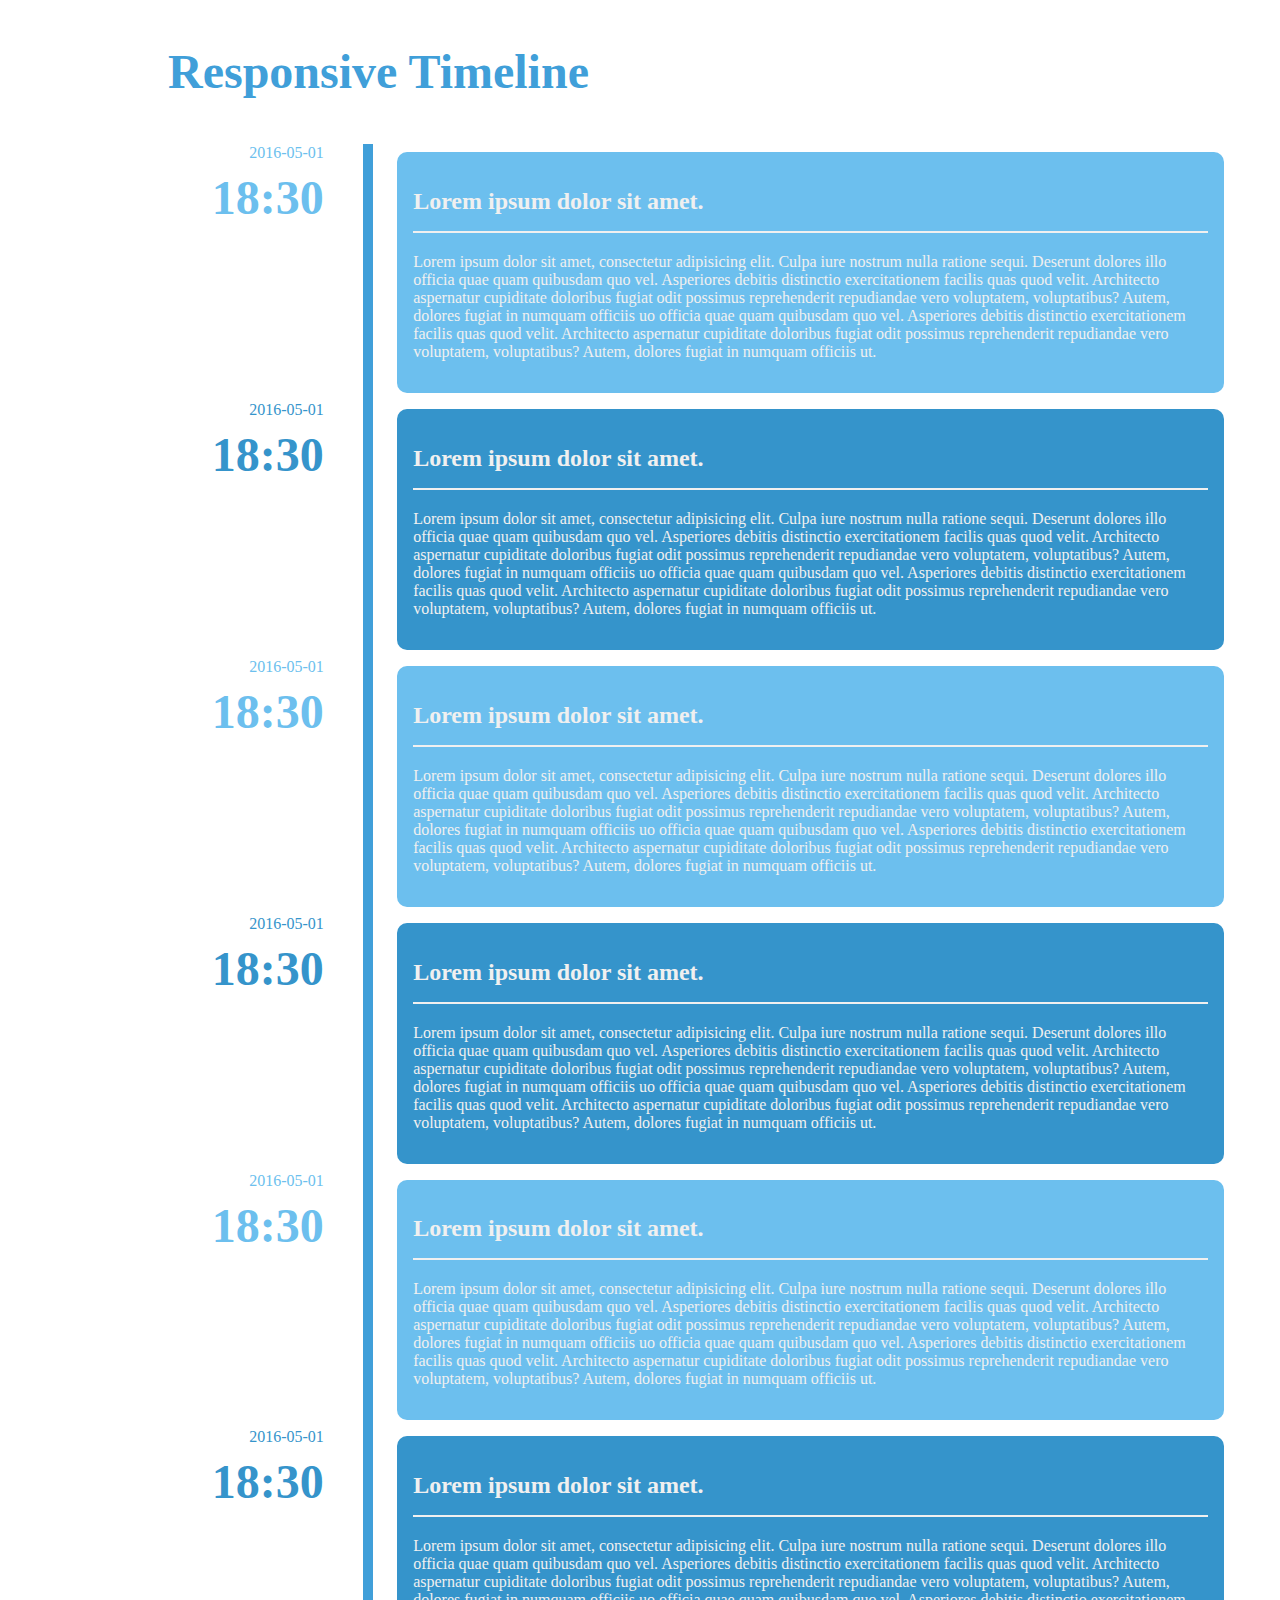
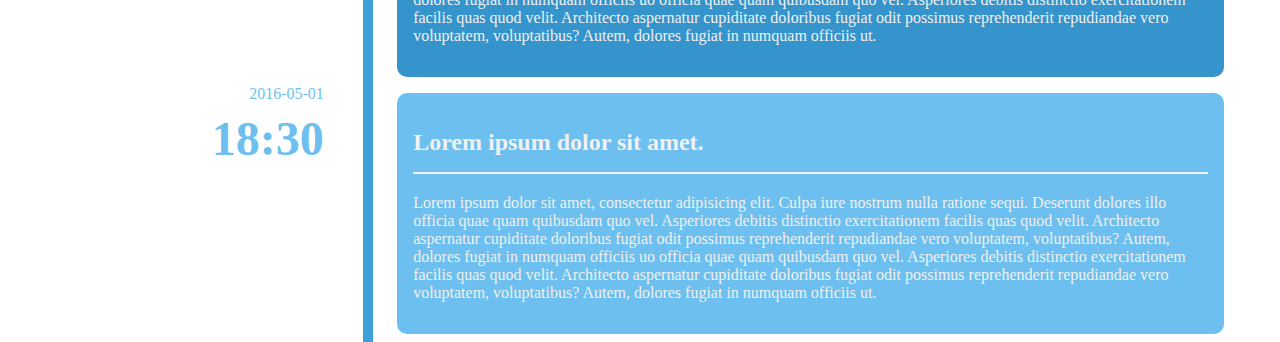
<file: imooc/index.html>
<!DOCTYPE html>
<html lang="zh-CN">
<head>
    <meta charset="UTF-8">
    <meta name="viewport" content="width=device-width,initial-scale=1">
    <link rel="stylesheet" href="css/style.css">
    <link rel="stylesheet" href="css/normalize.css">
    <script src="js/modernizr.custom.js"></script>
    <title>Title</title>
</head>
<body>
    <header>
        <div class="heading">
            <h1>Responsive Timeline</h1>
        </div>
    </header>

    <div class="container clearfix">
        <div class="item clearfix">
            <div class="time clearfix">
                <span class="time-day">2016-05-01</span>
                <h1 class="time-hour">18:30</h1>
            </div>
            <div class="item-container">
                <div class="item-body">
                    <h2 class="item-title">Lorem ipsum dolor sit amet.</h2>
                    <p class="item-content">Lorem ipsum dolor sit amet, consectetur adipisicing elit. Culpa iure nostrum nulla ratione sequi. Deserunt dolores illo officia quae quam quibusdam quo vel. Asperiores debitis distinctio exercitationem facilis quas quod velit. Architecto aspernatur cupiditate doloribus fugiat odit possimus reprehenderit repudiandae vero voluptatem, voluptatibus? Autem, dolores fugiat in numquam officiis uo officia quae quam quibusdam quo vel. Asperiores debitis distinctio exercitationem facilis quas quod velit. Architecto aspernatur cupiditate doloribus fugiat odit possimus reprehenderit repudiandae vero voluptatem, voluptatibus? Autem, dolores fugiat in numquam officiis ut.</p>
                </div>
            </div>
        </div>

        <div class="item clearfix">
            <div class="time clearfix">
                <span class="time-day">2016-05-01</span>
                <h1 class="time-hour">18:30</h1>
            </div>
            <div class="item-container">
                <div class="item-body">
                    <h2 class="item-title">Lorem ipsum dolor sit amet.</h2>
                    <p class="item-content">Lorem ipsum dolor sit amet, consectetur adipisicing elit. Culpa iure nostrum nulla ratione sequi. Deserunt dolores illo officia quae quam quibusdam quo vel. Asperiores debitis distinctio exercitationem facilis quas quod velit. Architecto aspernatur cupiditate doloribus fugiat odit possimus reprehenderit repudiandae vero voluptatem, voluptatibus? Autem, dolores fugiat in numquam officiis uo officia quae quam quibusdam quo vel. Asperiores debitis distinctio exercitationem facilis quas quod velit. Architecto aspernatur cupiditate doloribus fugiat odit possimus reprehenderit repudiandae vero voluptatem, voluptatibus? Autem, dolores fugiat in numquam officiis ut.</p>
                </div>
            </div>
        </div>
        <div class="item clearfix">
            <div class="time clearfix">
                <span class="time-day">2016-05-01</span>
                <h1 class="time-hour">18:30</h1>
            </div>
            <div class="item-container">
                <div class="item-body">
                    <h2 class="item-title">Lorem ipsum dolor sit amet.</h2>
                    <p class="item-content">Lorem ipsum dolor sit amet, consectetur adipisicing elit. Culpa iure nostrum nulla ratione sequi. Deserunt dolores illo officia quae quam quibusdam quo vel. Asperiores debitis distinctio exercitationem facilis quas quod velit. Architecto aspernatur cupiditate doloribus fugiat odit possimus reprehenderit repudiandae vero voluptatem, voluptatibus? Autem, dolores fugiat in numquam officiis uo officia quae quam quibusdam quo vel. Asperiores debitis distinctio exercitationem facilis quas quod velit. Architecto aspernatur cupiditate doloribus fugiat odit possimus reprehenderit repudiandae vero voluptatem, voluptatibus? Autem, dolores fugiat in numquam officiis ut.</p>
                </div>
            </div>
        </div>
        <div class="item clearfix">
            <div class="time clearfix">
                <span class="time-day">2016-05-01</span>
                <h1 class="time-hour">18:30</h1>
            </div>
            <div class="item-container">
                <div class="item-body">
                    <h2 class="item-title">Lorem ipsum dolor sit amet.</h2>
                    <p class="item-content">Lorem ipsum dolor sit amet, consectetur adipisicing elit. Culpa iure nostrum nulla ratione sequi. Deserunt dolores illo officia quae quam quibusdam quo vel. Asperiores debitis distinctio exercitationem facilis quas quod velit. Architecto aspernatur cupiditate doloribus fugiat odit possimus reprehenderit repudiandae vero voluptatem, voluptatibus? Autem, dolores fugiat in numquam officiis uo officia quae quam quibusdam quo vel. Asperiores debitis distinctio exercitationem facilis quas quod velit. Architecto aspernatur cupiditate doloribus fugiat odit possimus reprehenderit repudiandae vero voluptatem, voluptatibus? Autem, dolores fugiat in numquam officiis ut.</p>
                </div>
            </div>
        </div>
        <div class="item clearfix">
            <div class="time clearfix">
                <span class="time-day">2016-05-01</span>
                <h1 class="time-hour">18:30</h1>
            </div>
            <div class="item-container">
                <div class="item-body">
                    <h2 class="item-title">Lorem ipsum dolor sit amet.</h2>
                    <p class="item-content">Lorem ipsum dolor sit amet, consectetur adipisicing elit. Culpa iure nostrum nulla ratione sequi. Deserunt dolores illo officia quae quam quibusdam quo vel. Asperiores debitis distinctio exercitationem facilis quas quod velit. Architecto aspernatur cupiditate doloribus fugiat odit possimus reprehenderit repudiandae vero voluptatem, voluptatibus? Autem, dolores fugiat in numquam officiis uo officia quae quam quibusdam quo vel. Asperiores debitis distinctio exercitationem facilis quas quod velit. Architecto aspernatur cupiditate doloribus fugiat odit possimus reprehenderit repudiandae vero voluptatem, voluptatibus? Autem, dolores fugiat in numquam officiis ut.</p>
                </div>
            </div>
        </div>
        <div class="item clearfix">
            <div class="time clearfix">
                <span class="time-day">2016-05-01</span>
                <h1 class="time-hour">18:30</h1>
            </div>
            <div class="item-container">
                <div class="item-body">
                    <h2 class="item-title">Lorem ipsum dolor sit amet.</h2>
                    <p class="item-content">Lorem ipsum dolor sit amet, consectetur adipisicing elit. Culpa iure nostrum nulla ratione sequi. Deserunt dolores illo officia quae quam quibusdam quo vel. Asperiores debitis distinctio exercitationem facilis quas quod velit. Architecto aspernatur cupiditate doloribus fugiat odit possimus reprehenderit repudiandae vero voluptatem, voluptatibus? Autem, dolores fugiat in numquam officiis uo officia quae quam quibusdam quo vel. Asperiores debitis distinctio exercitationem facilis quas quod velit. Architecto aspernatur cupiditate doloribus fugiat odit possimus reprehenderit repudiandae vero voluptatem, voluptatibus? Autem, dolores fugiat in numquam officiis ut.</p>
                </div>
            </div>
        </div>
        <div class="item clearfix">
            <div class="time clearfix">
                <span class="time-day">2016-05-01</span>
                <h1 class="time-hour">18:30</h1>
            </div>
            <div class="item-container">
                <div class="item-body">
                    <h2 class="item-title">Lorem ipsum dolor sit amet.</h2>
                    <p class="item-content">Lorem ipsum dolor sit amet, consectetur adipisicing elit. Culpa iure nostrum nulla ratione sequi. Deserunt dolores illo officia quae quam quibusdam quo vel. Asperiores debitis distinctio exercitationem facilis quas quod velit. Architecto aspernatur cupiditate doloribus fugiat odit possimus reprehenderit repudiandae vero voluptatem, voluptatibus? Autem, dolores fugiat in numquam officiis uo officia quae quam quibusdam quo vel. Asperiores debitis distinctio exercitationem facilis quas quod velit. Architecto aspernatur cupiditate doloribus fugiat odit possimus reprehenderit repudiandae vero voluptatem, voluptatibus? Autem, dolores fugiat in numquam officiis ut.</p>
                </div>
            </div>
        </div>
    </div>
</body>
</html>
</file>
<file: imooc/css/style.css>
body, html {
    margin: 0;
    padding: 0;
    font-size: 100%;
}

.clearfix:before,
.clearfix:after {
    content: " ";
    display: table;
}

.clearfix:after {
    clear: both;
}

body {
    font-family: '微软雅黑';
    color: #409fd9;
}

a {
    color: #f0f0f0;
    text-decoration: none;
}

a:hover {
    color: #000;
}

header{
    overflow: hidden;
}

header .heading{
    width: 80%;
    padding-left: 5em;
    margin: 0 auto;
}
header .heading h1{
    display: inline-block;
    line-height: 5rem;
    font-size: 3rem;
}

.container{
    width: 95%;
    margin: 0 auto;
}

.container .item .time{
    width: 24%;
    display: inline-block;
    float: left;
    text-align: right;
    overflow: hidden;
}
.container .item .time span{
    font-size: 1rem;
}
.container .item:nth-child(odd) .time h1,.container .item:nth-child(odd) .time span{
    color: #6cbfee;
}
.container .item:nth-child(even) .time h1,.container .item:nth-child(even) .time span{
    color: #3594cb;
}
.container .item .time h1{
    font-size: 3rem;
    margin: 0.5rem 0;
}
.container .item .item-container{
    width: 68%;
    display: inline-block;
    padding:.5rem 1.5rem;
    float:right;
    border-left: 10px #409fd9 solid;
}
.container .item:nth-child(odd) .item-body{
    background: #6cbfee;
}
.container .item:nth-child(even) .item-body{
    background: #3594cb;
}
.container .item .item-body {
    padding: 1rem;
    border-radius: 10px;
    color: #f0f0f0;
    font-size: 1rem;
}
.container .item .item-body .item-title{
    padding-bottom: 1rem;
    border-bottom: 2px #f0f0f0 solid;
    font-size: 1.5rem;
}

@media screen and (max-width:55em) and (min-width:40em) {
    .container{
        width: 90%;
        padding: 0.5rem 0;
        margin: 0 auto;
    }
    .container .item .time{
        width: 18%;
    }
    .container .item .time span{
        font-size: 1rem;
        margin: 0.5rem 0;
    }
    .container .item .time h1{
        font-size: 1.5rem;
        margin: 0.5rem 0;
    }
    .container .item .item-container{
        width: 70%;

    }
}

@media screen and (max-width:40em){
    header .heading{
        width: 100%;
        padding-left: 0;
    }
    header .heading h1{
        display: block;
        text-align: center;
        line-height: 2.5rem;
        font-size: 2rem;
    }
    .container{
        width: 100%;
        padding: 0.5rem 0;
    }
    .container .item .time{
        width:50%;
        display: block;
        float: none;
        text-align: left;
        padding-left:2rem;
    }
    .container .item .time span{
        font-size: 1rem;
        margin: 0.5rem 0;
    }
    .container .item .time h1{
        font-size: 1.5rem;
        margin: 0;
    }
    .container .item .item-container{
        float: none;
        display: block;
        padding:0.5rem 0 1rem;
        border-left:none;
        width: 90%;
        margin: 0 auto;
    }
    .container .item .item-body {
        font-size: 0.9rem;
    }
    .container .item .item-body .item-title{
        font-size: 1.2rem;
    }
}
</file>
